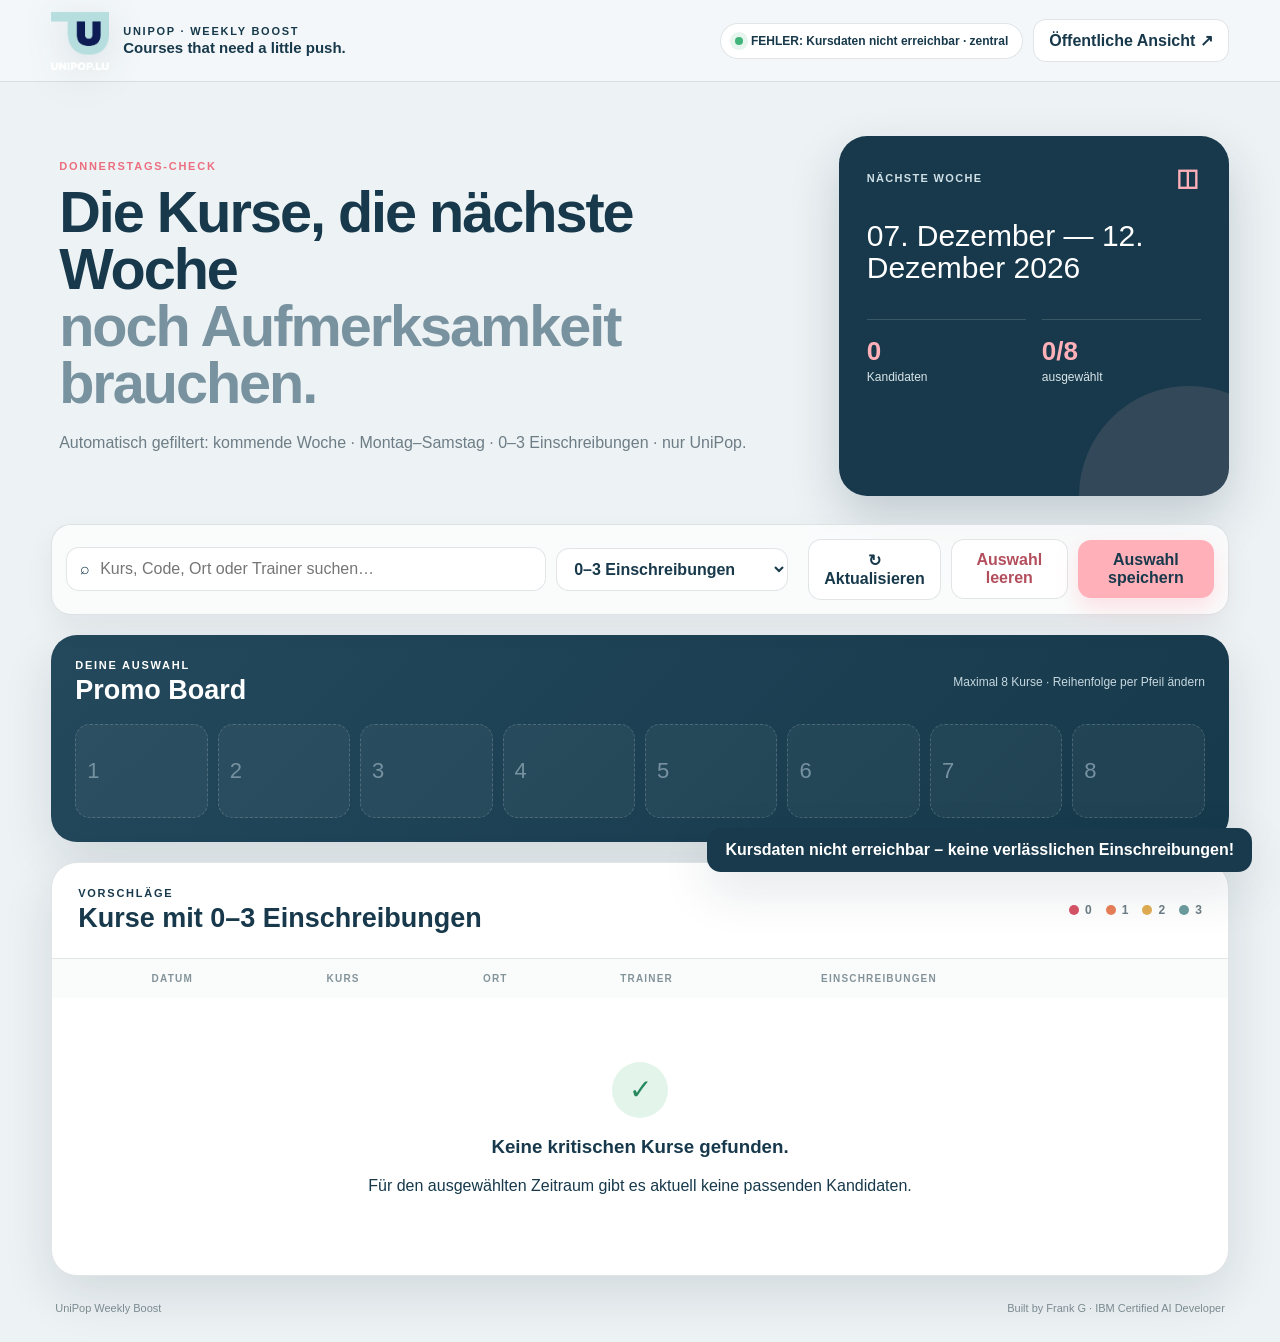
<file: index.html>
<!doctype html>
<html lang="de">
<head>
  <meta charset="utf-8">
  <meta name="viewport" content="width=device-width,initial-scale=1">
  <meta name="theme-color" content="#16384A">
  <title>UniPop Weekly Boost</title>
  <link rel="stylesheet" href="assets/styles.css?v=11.0.2">
</head>
<body class="admin-page">
  <header class="topbar">
    <a class="brand" href="index.html" aria-label="UniPop Weekly Boost">
      <img class="brand-logo" src="assets/unipop-mark.png" alt="UniPop logo">
      <div>
        <div class="eyebrow">UNIPOP · WEEKLY BOOST</div>
        <div class="brandline">Courses that need a little push.</div>
      </div>
    </a>
    <div class="top-actions">
      <div class="live-pill"><span class="dot"></span><span id="dataState">Daten werden geladen</span></div>
      <a class="ghost-btn" href="promo.html" target="_blank">Öffentliche Ansicht ↗</a>
    </div>
  </header>

  <main class="shell">
    <section class="hero">
      <div>
        <div class="eyebrow coral">DONNERSTAGS-CHECK</div>
        <h1>Die Kurse, die nächste Woche<br><span>noch Aufmerksamkeit brauchen.</span></h1>
        <p>Automatisch gefiltert: kommende Woche · Montag–Samstag · 0–3 Einschreibungen · nur UniPop.</p>
      </div>

      <div class="week-card">
        <div class="week-card-top">
          <span>NÄCHSTE WOCHE</span>
          <span class="calendar-icon">◫</span>
        </div>
        <div id="weekRange" class="week-range">–</div>
        <div class="week-meta">
          <div><strong id="candidateCount">0</strong><span>Kandidaten</span></div>
          <div><strong id="selectedCount">0/8</strong><span>ausgewählt</span></div>
        </div>
      </div>
    </section>

    <section class="control-panel">
      <div class="controls-left">
        <label class="searchbox">
          <span>⌕</span>
          <input id="searchInput" type="search" placeholder="Kurs, Code, Ort oder Trainer suchen…">
        </label>
        <select id="countFilter" class="select">
          <option value="all">0–3 Einschreibungen</option>
          <option value="0">nur 0</option>
          <option value="1">nur 1</option>
          <option value="2">nur 2</option>
          <option value="3">nur 3</option>
        </select>
      </div>
      <div class="controls-right">
        <button id="refreshBtn" class="ghost-btn">↻ Aktualisieren</button>
        <button id="clearBtn" class="ghost-btn danger">Auswahl leeren</button>
        <button id="publishBtn" class="primary-btn">Auswahl speichern</button>
      </div>
    </section>

    <section class="selection-strip">
      <div class="selection-head">
        <div>
          <div class="eyebrow">DEINE AUSWAHL</div>
          <h2>Promo Board</h2>
        </div>
        <div class="limit-copy">Maximal 8 Kurse · Reihenfolge per Pfeil ändern</div>
      </div>
      <div id="selectedRail" class="selected-rail"></div>
    </section>

    <section class="table-card">
      <div class="table-head">
        <div>
          <div class="eyebrow">VORSCHLÄGE</div>
          <h2>Kurse mit 0–3 Einschreibungen</h2>
        </div>
        <div class="legend">
          <span><i class="urgency u0"></i>0</span>
          <span><i class="urgency u1"></i>1</span>
          <span><i class="urgency u2"></i>2</span>
          <span><i class="urgency u3"></i>3</span>
        </div>
      </div>

      <div class="table-wrap">
        <table>
          <thead>
            <tr>
              <th></th>
              <th>Datum</th>
              <th>Kurs</th>
              <th>Ort</th>
              <th>Trainer</th>
              <th>Einschreibungen</th>
              <th></th>
            </tr>
          </thead>
          <tbody id="coursesBody"></tbody>
        </table>
      </div>

      <div id="emptyState" class="empty hidden">
        <div class="empty-icon">✓</div>
        <h3>Keine kritischen Kurse gefunden.</h3>
        <p>Für den ausgewählten Zeitraum gibt es aktuell keine passenden Kandidaten.</p>
      </div>
    </section>

    <footer>
      <span>UniPop Weekly Boost</span>
      <span>Built by Frank G · IBM Certified AI Developer</span>
    </footer>
  </main>

  <div id="toast" class="toast">Gespeichert</div>
  <script src="config.js?v=11.0.2"></script>
  <script src="assets/app.js?v=11.0.2"></script>
</body>
</html>
</file>
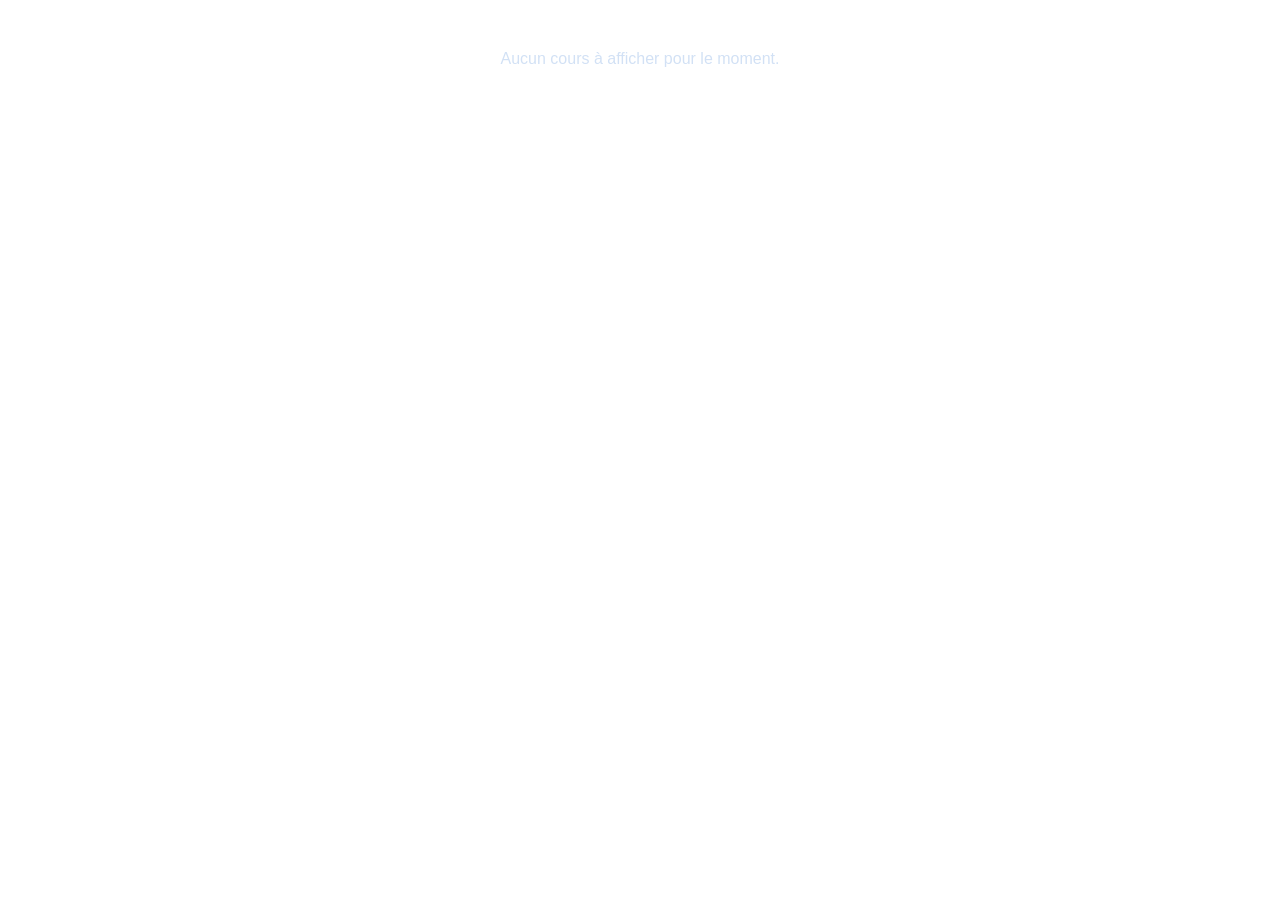
<file: promo.html>
<!doctype html>
<html lang="fr">
<head>
  <meta charset="utf-8">
  <meta name="viewport" content="width=device-width,initial-scale=1">
  <meta name="theme-color" content="#061847">
  <title>UniPop · Sélection de cours</title>
  <link rel="stylesheet" href="assets/styles.css?v=11.1.0">
</head>
<body class="promo-page promo-embed">
  <!-- Titre et fond sont gérés par WordPress : seules les cartes sont affichées ici. -->
  <main class="promo-shell" aria-label="Sélection de cours UniPop">
    <section id="promoGrid" class="promo-grid" aria-live="polite"></section>
    <section id="promoEmpty" class="promo-empty hidden">
      <p>Aucun cours à afficher pour le moment.</p>
    </section>
  </main>
  <script src="config.js?v=11.1.0"></script>
  <script src="assets/app.js?v=11.1.1"></script>
</body>
</html>
</file>
<file: assets/styles.css>
:root{
  --ink:#17394b;
  --ink2:#23495d;
  --paper:#f5f0e9;
  --paper2:#fffaf4;
  --pink:#ffb0b9;
  --pink2:#ff8fa0;
  --blue:#dceef4;
  --line:rgba(23,57,75,.13);
  --muted:#6d7d86;
  --shadow:0 18px 50px rgba(10,39,55,.12);
  --radius:22px;
  --serif:"Gotham","Montserrat","Avenir Next","Helvetica Neue",Arial,sans-serif;
  --sans:"Gotham","Montserrat","Avenir Next","Helvetica Neue",Arial,sans-serif;
}
*{box-sizing:border-box}
html{scroll-behavior:smooth}
body{margin:0;font-family:var(--sans);color:var(--ink);background:#edf2f4}
button,input,select{font:inherit}
button,a{transition:.2s ease}
a{text-decoration:none;color:inherit}
.topbar{height:82px;display:flex;align-items:center;justify-content:space-between;padding:0 clamp(22px,4vw,72px);background:rgba(244,248,249,.92);border-bottom:1px solid var(--line);position:sticky;top:0;z-index:40;backdrop-filter:blur(18px)}
.brand{display:flex;align-items:center;gap:14px}
.brand-logo{width:58px;height:58px;object-fit:contain;display:block;filter:drop-shadow(0 8px 18px rgba(23,57,75,.12))}
.eyebrow{font-weight:900;letter-spacing:.12em;font-size:11px}
.eyebrow.coral,.eyebrow.pink{color:#ec6f80}
.brandline{font-family:var(--sans);font-weight:700;font-size:15px;margin-top:2px}
.top-actions,.controls-left,.controls-right{display:flex;align-items:center;gap:10px}
.live-pill{display:flex;align-items:center;gap:8px;border:1px solid var(--line);background:white;padding:10px 14px;border-radius:999px;font-size:12px;font-weight:750}
.dot{width:8px;height:8px;border-radius:50%;background:#40b47b;box-shadow:0 0 0 5px rgba(64,180,123,.13)}
.ghost-btn,.primary-btn{border-radius:13px;border:1px solid var(--line);padding:11px 15px;background:white;color:var(--ink);font-weight:800;cursor:pointer}
.ghost-btn:hover{transform:translateY(-1px);box-shadow:0 8px 20px rgba(10,39,55,.08)}
.ghost-btn.danger{color:#b34e5c}
.primary-btn{border:none;background:var(--pink);box-shadow:0 10px 22px rgba(255,143,160,.25)}
.primary-btn:hover{background:var(--pink2);transform:translateY(-1px)}
.shell{max-width:1520px;margin:auto;padding:54px clamp(20px,4vw,64px) 28px}
.hero{display:grid;grid-template-columns:minmax(0,1fr) 390px;gap:32px;align-items:stretch;margin-bottom:28px}
.hero>div:first-child{padding:24px 8px}
.hero h1{font-family:var(--sans);font-size:clamp(38px,4.5vw,68px);line-height:.99;margin:12px 0 18px;letter-spacing:-.035em}
.hero h1 span{color:#78929f}
.hero p{font-size:16px;line-height:1.6;color:var(--muted);max-width:820px}
.week-card{background:var(--ink);color:white;border-radius:28px;padding:28px;box-shadow:0 22px 50px rgba(23,57,75,.2);overflow:hidden;position:relative}
.week-card:after{content:"";position:absolute;width:220px;height:220px;border-radius:50%;background:var(--pink);opacity:.12;right:-70px;bottom:-110px}
.week-card-top{display:flex;justify-content:space-between;align-items:center;font-size:11px;font-weight:900;letter-spacing:.12em;color:#cfe0e7}
.calendar-icon{font-size:24px;color:var(--pink)}
.week-range{font-family:var(--sans);font-size:30px;line-height:1.08;margin:28px 0 34px}
.week-meta{display:grid;grid-template-columns:1fr 1fr;gap:16px}
.week-meta div{border-top:1px solid rgba(255,255,255,.15);padding-top:16px}
.week-meta strong{display:block;font-size:26px;color:var(--pink)}
.week-meta span{font-size:12px;color:#d8e4e8}
.control-panel{display:flex;justify-content:space-between;gap:20px;background:rgba(255,255,255,.72);border:1px solid var(--line);border-radius:20px;padding:14px;backdrop-filter:blur(16px);box-shadow:0 12px 30px rgba(10,39,55,.06);margin-bottom:20px}
.searchbox{min-width:min(480px,44vw);display:flex;align-items:center;gap:10px;background:white;border:1px solid var(--line);border-radius:13px;padding:0 13px}
.searchbox input{width:100%;border:none;outline:none;background:transparent;padding:12px 0;color:var(--ink)}
.select{border:1px solid var(--line);border-radius:13px;background:white;color:var(--ink);padding:11px 36px 11px 13px;font-weight:700}
.selection-strip{background:linear-gradient(135deg,#24495c,#16394b);color:white;border-radius:26px;padding:24px;margin-bottom:20px;box-shadow:var(--shadow)}
.selection-head,.table-head{display:flex;justify-content:space-between;align-items:center;gap:16px}
.selection-head h2,.table-head h2{font-family:var(--sans);margin:4px 0 0;font-size:27px}
.limit-copy{color:#c6d7df;font-size:12px}
.selected-rail{display:grid;grid-template-columns:repeat(8,minmax(0,1fr));gap:10px;margin-top:18px}
.pick-slot{min-height:94px;border-radius:15px;border:1px dashed rgba(255,255,255,.18);background:rgba(255,255,255,.045);padding:11px;display:flex;flex-direction:column;justify-content:space-between;position:relative}
.pick-slot.empty-slot{display:grid;place-items:center;color:#7691a0;font-size:22px}
.pick-slot .pick-title{font-size:11px;line-height:1.25;font-weight:800;display:-webkit-box;-webkit-line-clamp:3;-webkit-box-orient:vertical;overflow:hidden}
.pick-slot .pick-meta{font-size:10px;color:#a9c0ca}
.pick-actions{display:flex;gap:4px;position:absolute;right:7px;bottom:7px}
.pick-actions button{width:22px;height:22px;border:0;border-radius:7px;background:rgba(255,255,255,.12);color:white;cursor:pointer;font-size:11px}
.table-card{background:white;border:1px solid var(--line);border-radius:26px;overflow:hidden;box-shadow:var(--shadow)}
.table-head{padding:24px 26px;border-bottom:1px solid var(--line)}
.legend{display:flex;gap:14px;font-size:12px;font-weight:800;color:var(--muted)}
.legend span{display:flex;align-items:center;gap:6px}
.urgency{width:10px;height:10px;border-radius:50%;display:inline-block}
.u0{background:#d85367}.u1{background:#ea8059}.u2{background:#e2ad52}.u3{background:#6c9d9f}
.table-wrap{overflow:auto}
table{width:100%;border-collapse:collapse;min-width:980px}
th{font-size:10px;text-transform:uppercase;letter-spacing:.12em;color:#84939a;text-align:left;padding:14px 18px;background:#fafcfc}
td{padding:17px 18px;border-top:1px solid #edf1f2;vertical-align:middle}
tbody tr:hover{background:#fbf8f4}
.check{width:23px;height:23px;border-radius:8px;border:1.5px solid #b7c4ca;background:white;display:grid;place-items:center;cursor:pointer;font-size:13px;color:white}
.check.active{background:var(--pink2);border-color:var(--pink2)}
.date-main{font-weight:900}
.date-sub,.muted{font-size:11px;color:#809098;margin-top:3px}
.course-title{font-family:var(--sans);font-weight:800;font-size:17px;max-width:560px}
.course-code{font-size:10px;font-weight:900;letter-spacing:.08em;color:#87959b;margin-top:4px}
.count-badge{display:inline-flex;align-items:center;gap:8px;font-size:12px;font-weight:900;border-radius:999px;padding:8px 10px;background:#f1f5f6}
.count-badge i{width:9px;height:9px;border-radius:50%}
.add-btn{border:0;background:#edf4f5;color:var(--ink);font-weight:900;padding:9px 12px;border-radius:10px;cursor:pointer}
.add-btn.selected{background:#fee1e5;color:#a24e5b}
.empty,.promo-empty{text-align:center;padding:64px 24px}
.empty-icon{width:56px;height:56px;border-radius:50%;display:grid;place-items:center;background:#e3f5eb;color:#26895d;margin:auto;font-size:28px}
.hidden{display:none!important}
.toast{position:fixed;right:28px;bottom:28px;background:#183a4c;color:white;border-radius:14px;padding:13px 18px;box-shadow:var(--shadow);font-weight:800;opacity:0;transform:translateY(10px);pointer-events:none;transition:.25s}
.toast.show{opacity:1;transform:translateY(0)}
footer{display:flex;justify-content:space-between;gap:20px;padding:26px 4px 0;color:#7b8a91;font-size:11px}

/* public */
.promo-page{background:#3f6f82;color:#fff;min-height:100vh}
.promo-banner{background:#17394b;color:white;padding:26px clamp(24px,6vw,110px);border-bottom:0}
.promo-banner-inner{max-width:1510px;margin:auto;display:flex;align-items:center;gap:44px}
.promo-title{font-family:var(--sans);font-weight:900;font-size:clamp(28px,3vw,44px);letter-spacing:-.04em}
.promo-subtitle{font-family:var(--sans);font-size:18px;font-weight:800}
.promo-shell{max-width:1510px;margin:auto;padding:48px clamp(24px,3.5vw,58px) 62px}
.promo-heading{display:flex;justify-content:space-between;align-items:end;gap:20px;margin-bottom:28px}
.promo-heading h1{font-family:var(--sans);font-size:clamp(30px,3vw,46px);margin:8px 0 0;letter-spacing:-.025em}
.promo-count{text-align:right;border-left:1px solid rgba(255,255,255,.16);padding-left:26px}
.promo-count strong{display:block;color:var(--pink);font-size:31px}
.promo-count span{font-size:11px;color:#b9ccd5}
.promo-grid{display:grid;grid-template-columns:repeat(4,minmax(0,1fr));gap:18px}
.course-card{background:#f6f2eb;color:var(--ink);border-radius:18px;overflow:hidden;min-height:330px;box-shadow:0 18px 38px rgba(6,25,36,.16);display:flex;flex-direction:column;transform:translateZ(0)}
.course-card:hover{transform:translateY(-6px);box-shadow:0 26px 52px rgba(6,25,36,.25)}
.card-art{height:175px;background:
 radial-gradient(circle at 18% 20%,rgba(255,176,185,.95),transparent 28%),
 radial-gradient(circle at 74% 38%,rgba(255,255,255,.46),transparent 25%),
 linear-gradient(135deg,#294d60,#587b89);
 background-size:cover;background-position:center;position:relative;overflow:hidden}
.card-art:after{content:"";position:absolute;inset:0;background:linear-gradient(180deg,transparent 30%,rgba(15,43,57,.26))}
.card-art .art-number{position:absolute;right:16px;top:12px;font-family:var(--sans);font-size:74px;font-weight:900;color:rgba(255,255,255,.18);line-height:1}
.card-body{padding:17px 18px 19px;display:flex;flex-direction:column;flex:1}
.category-pill{align-self:flex-start;border-radius:999px;background:var(--pink);padding:5px 10px;font-size:9px;font-weight:950;letter-spacing:.04em}
.card-title{font-family:var(--sans);font-weight:900;font-size:20px;line-height:1.08;margin:12px 0 13px}
.card-bottom{margin-top:auto;display:flex;justify-content:space-between;gap:12px;align-items:end}
.card-date{font-size:12px;font-weight:900}
.card-date span{display:block;color:#819098;font-size:10px;font-weight:700;margin-top:3px}
.card-arrow{width:36px;height:36px;border-radius:50%;display:grid;place-items:center;background:#17394b;color:white;font-weight:900}
.promo-footer{max-width:1510px;margin:auto;border-top:1px solid rgba(255,255,255,.12);padding:24px clamp(24px,3.5vw,58px) 34px;color:#abc0c9}

/* responsive */
@media(max-width:1100px){
  .hero{grid-template-columns:1fr}
  .week-card{max-width:none}
  .selected-rail{grid-template-columns:repeat(4,1fr)}
  .promo-grid{grid-template-columns:repeat(2,1fr)}
}
@media(max-width:760px){
  .topbar{height:auto;padding:14px 18px;align-items:flex-start}
  .brandline{display:none}.top-actions .live-pill{display:none}
  .shell{padding:28px 14px}.hero{gap:12px}
  .hero>div:first-child{padding:12px 4px}.hero h1{font-size:42px}
  .control-panel{flex-direction:column}.controls-left,.controls-right{width:100%;flex-wrap:wrap}
  .searchbox{min-width:100%}.controls-right>*{flex:1}
  .selected-rail{grid-template-columns:repeat(2,1fr)}
  .selection-head,.table-head,.promo-heading{align-items:flex-start;flex-direction:column}
  .promo-banner-inner{display:block}.promo-subtitle{margin-top:10px}
  .promo-shell{padding:34px 14px}.promo-grid{grid-template-columns:1fr}
  .course-card{min-height:300px}.card-art{height:165px}
  .promo-count{text-align:left;border-left:0;padding-left:0}
  footer,.promo-footer{flex-direction:column}
}

/* v5 — per-course media + link editor */
.row-actions{display:flex;gap:8px;align-items:center;justify-content:flex-end;flex-wrap:wrap}
.media-btn{border:1px solid var(--line);background:white;color:var(--ink);font-weight:850;padding:9px 12px;border-radius:10px;cursor:pointer}
.media-btn:hover{background:#f6fafb}
.media-row td{padding-top:0;background:#fbfcfc}
.media-editor{display:grid;grid-template-columns:190px 1fr;gap:18px;padding:18px;border:1px solid var(--line);border-radius:18px;background:#f7fafb;margin:0 0 14px}
.media-preview{height:112px;border-radius:14px;border:1px dashed #b9c8cf;background:linear-gradient(135deg,#dce8ed,#f2d6d9);background-size:cover;background-position:center;display:grid;place-items:center;overflow:hidden;color:#6c7d86;font-size:12px;font-weight:850}
.media-preview.has-image span{background:rgba(23,57,75,.74);color:white;padding:5px 8px;border-radius:999px}
.media-fields{display:grid;gap:12px}
.field-label{display:grid;gap:6px}
.field-label>span{font-size:10px;text-transform:uppercase;letter-spacing:.1em;font-weight:900;color:#6e818a}
.file-input,.link-input{width:100%;border:1px solid var(--line);background:white;border-radius:11px;padding:10px 12px;color:var(--ink)}
.file-input{padding:8px}
.media-note{font-size:11px;color:#7a8b93}
.pick-slot.with-thumb{padding-top:46px;overflow:hidden}
.pick-thumb{position:absolute;left:0;right:0;top:0;height:36px;background-size:cover;background-position:center;opacity:.9}

@media(max-width:760px){
  .media-editor{grid-template-columns:1fr}
  .media-preview{height:170px}
  .row-actions{justify-content:flex-start}
}


/* v6 — UniPop logo + Gotham stack */
.eyebrow{font-weight:900;letter-spacing:.16em;font-size:11px}
.brand{min-width:0}
.promo-banner-inner{max-width:1510px;margin:auto;display:flex;align-items:center;gap:24px}
.promo-logo{width:72px;height:72px;object-fit:contain;display:block;filter:drop-shadow(0 10px 20px rgba(23,57,75,.12))}
.promo-title-group{display:flex;align-items:center;gap:42px;flex-wrap:wrap}
.hero p,.limit-copy,.muted,.date-sub,.media-note,.promo-count span,.week-meta span{font-family:var(--sans)}
@media(max-width:760px){
  .brand-logo{width:48px;height:48px}
  .promo-banner-inner{display:flex;align-items:center;gap:16px}
  .promo-logo{width:52px;height:52px}
  .promo-title-group{display:block}
  .promo-subtitle{margin-top:8px}
}


/* v7 – darker promo banner + simplified public header */
.promo-title{color:white}
.promo-subtitle{color:#d9e6eb}
.promo-banner .promo-logo{
  filter:drop-shadow(0 10px 20px rgba(0,0,0,.18));
}
.promo-shell{padding-top:34px}
.promo-heading{
  justify-content:flex-start;
  margin-bottom:24px;
}
.promo-heading h1{
  color:white;
}
.promo-footer{display:none}
.promo-count{display:none}


/* v8 – lighter public background and refined header copy */
.promo-title{display:none}
.promo-banner-inner{gap:18px}
.promo-title-group{display:flex;align-items:center;gap:18px;flex-wrap:wrap}
.promo-subtitle{
  color:#e6eef2;
  font-size:17px;
  font-weight:700;
}
.promo-heading .eyebrow.pink{
  color:#ffc0c8;
}
.promo-heading h1{
  max-width:860px;
}
.promo-shell{
  padding-top:28px;
}
@media(max-width:760px){
  .promo-title-group{display:block}
  .promo-subtitle{font-size:15px}
}


/* v9 — crisp two-tone public layout */
.promo-banner{
  background:#17394b !important;
  border:0 !important;
  box-shadow:none !important;
}
.promo-shell{
  background:#3f6f82 !important;
  margin:0 auto;
  max-width:none;
  padding:30px max(clamp(24px,3.5vw,58px), calc((100vw - 1510px)/2 + 58px)) 62px;
}
.promo-shell > *{
  max-width:1510px;
  margin-left:auto;
  margin-right:auto;
}
.promo-heading{
  margin-top:0;
  padding-top:0;
}
.promo-page{
  background:#3f6f82 !important;
}


/* UniPop public iframe – scope all changes to avoid touching the working admin. */
html:has(body.promo-embed){background:transparent}
body.promo-embed{
  min-height:0;
  background:transparent !important;
  color:#fff;
  overflow-x:hidden;
}
.promo-embed .promo-shell{
  max-width:1400px;
  margin:0 auto;
  padding:6px 8px 14px !important;
  background:transparent !important;
}
.promo-embed .promo-grid{
  display:grid;
  grid-template-columns:repeat(3,minmax(0,1fr));
  gap:20px;
}
.promo-embed .course-card{
  background:#17295b;
  border:1px solid rgba(210,231,255,.10);
  color:white;
  border-radius:24px;
  padding:17px;
  box-shadow:0 12px 28px rgba(0,8,39,.13);
  min-width:0;
  min-height:0;
  overflow:hidden;
  transition:transform .2s ease,box-shadow .2s ease;
}
.promo-embed .course-card:hover{transform:translateY(-4px);box-shadow:0 20px 34px rgba(0,8,39,.24)}
.promo-embed .course-card:focus-visible{outline:3px solid #a6e7e6;outline-offset:3px}
.promo-embed .card-art{
  height:auto;
  aspect-ratio:2.55/1;
  border-radius:17px;
  background:radial-gradient(circle at 20% 25%,#f4aaba70,transparent 35%),radial-gradient(circle at 75% 35%,#bce8e590,transparent 35%),linear-gradient(130deg,#223b5d,#446b7c);
  background-size:cover;
  background-position:center;
}
.promo-embed .card-art:after{background:linear-gradient(180deg,transparent,rgba(7,23,55,.14))}
.promo-embed .card-art .art-number{font-size:56px;color:rgba(255,255,255,.22);top:7px;right:14px}
.promo-embed .card-body{padding:16px 3px 2px;gap:0;min-width:0}
.promo-embed .category-pill{
  padding:7px 12px;
  background:#b8ebe9;
  color:#071c47;
  font-size:clamp(10px,.9vw,12px);
  letter-spacing:0;
  line-height:1.2;
  font-weight:850;
  max-width:100%;
  white-space:normal;
}
.promo-embed .card-title{
  margin:12px 0 22px;
  font-size:clamp(18px,1.65vw,25px);
  line-height:1.18;
  font-weight:850;
  overflow-wrap:anywhere;
  hyphens:auto;
}
.promo-embed .card-bottom{margin-top:auto;align-items:flex-end;gap:10px;min-width:0}
.promo-embed .card-date{min-width:0;font-size:13px;line-height:1.5;font-weight:650;color:#e4edfc;overflow-wrap:anywhere}
.promo-embed .card-date .card-date-main{display:block;color:#e4edfc;font-size:inherit;font-weight:inherit;margin:0}
.promo-embed .card-date .card-location{display:block;color:#c2d5ee;font-size:inherit;font-weight:inherit;margin:3px 0 0}
.promo-embed .card-arrow{flex:0 0 35px;width:35px;height:35px;background:#b8ebe9;color:#081b47;font-size:18px}
.promo-embed .promo-empty{padding:28px 16px;color:#d2e1f5}
@media(max-width:980px){.promo-embed .promo-grid{grid-template-columns:repeat(2,minmax(0,1fr))}}
@media(max-width:560px){
  .promo-embed .promo-grid{grid-template-columns:1fr;gap:16px}
  .promo-embed .promo-shell{padding:4px 4px 12px !important}
  .promo-embed .course-card{padding:14px;border-radius:20px}
  .promo-embed .card-title{font-size:20px}
}
@media(prefers-reduced-motion:reduce){.promo-embed .course-card{transition:none}}
</file>
